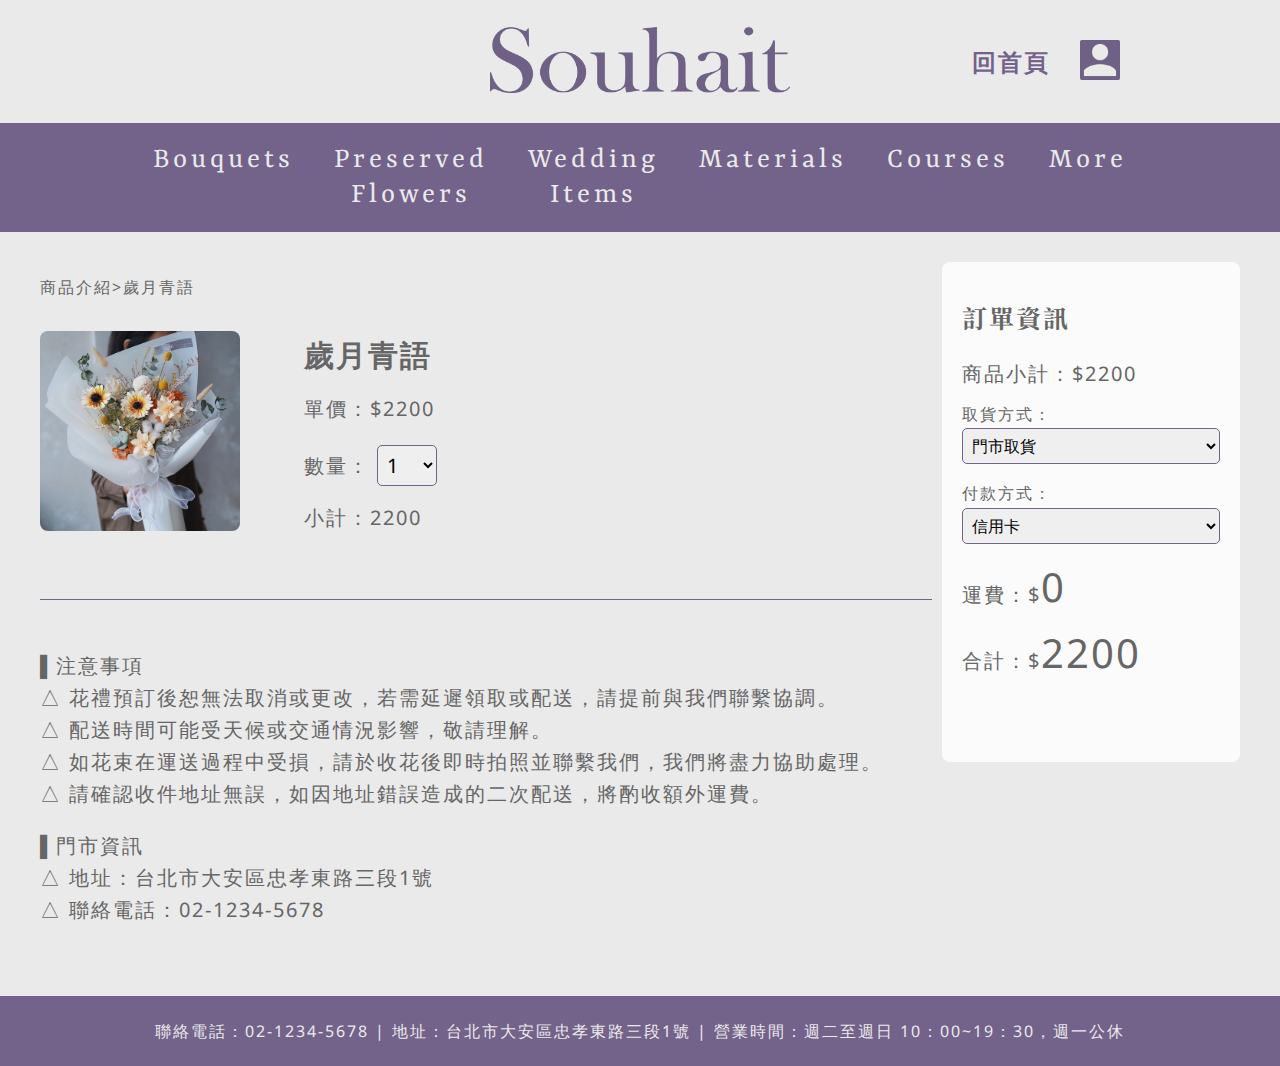
<file: checklist.html>
<!DOCTYPE html>
<html>
<head>
    <meta charset="utf-8">
    <meta name="viewport" content="width=device-width, initial-scale=1.0">
    <title>Flower</title>
    <link rel="stylesheet" href="css/normalize.css">
    <link rel="stylesheet" href="css/checklist.css">
    <script src="js/jquery-3.7.1.min.js"></script>
    <script src="js/checklist.js"></script>
    <script src="js/upbutton.js"></script>
</head>
<body>
    <!-- Header -->
    <header class="header">
        <div class="begin">
            <div class="hamburger" id="hamburger">
                <span class="bar"></span>
                <span class="bar"></span>
                <span class="bar"></span>
                <span class="bar"></span>
            </div>

            <div class="logo">
                <a href="index.html">
                    <img src="./img/Logo.png" alt="Logo" class="logo-img">
                </a>
            </div>
            <div class="header-links">
                <a href="index.html" class="home-link">回首頁</a>
                <a href="login.html" class="account-link">
                    <img src="./img/account-icon.png" alt="Account" class="account-img">
                </a>
            </div>
        </div>

        <nav class="nav" id="nav">
            <ul class="nav-list" >
                <li>
                    <a href="product.html">Bouquets</a>
                    <div class="submenu">
                        <a href="product.html">Weekly Bouquet</a>
                        <a href="product.html">Single Bouquet</a>
                        <a href="product.html">S Size Bouquet</a>
                        <a href="product.html">M Size Bouquet</a>
                        <a href="product.html">L/XL Size Bouquet</a>
                        <a href="product.html">Tulip Bouquet</a>
                        <a href="product.html">Rose Bouquet</a>
                    </div>
                </li>
                <li>
                    <a href="product.html">Preserved Flowers</a>
                    <div class="submenu">
                        <a href="product.html">Single Preserved</a>
                    </div>
                </li>
                <li>
                    <a href="product.html">Wedding Items</a>
                    <div class="submenu">
                        <a href="product.html">Boutonnière</a>
                    </div>
                </li>
                <li>
                    <a href="product.html">Materials</a>
                    <div class="submenu">
                        <a href="product.html">Vase</a>
                    </div>
                </li>
                <li>
                    <a href="product.html">Courses</a>
                    <div class="submenu">
                        <a href="product.html">Online Classes</a>
                    </div>
                </li>
                <li>
                    <a href="product.html">More</a>
                    <div class="submenu">
                        <a href="checklist.html">Order</a>
                        <a href="login.html">Member</a>
                    </div>
                </li>
            </ul>
        </nav>
    </header>

    <article class="shopping-container">
        <!-- Product Information -->
        <section class="product-info">
            <div class="information">
                <p>商品介紹>歲月青語</p>
            </div>
        
            <!-- Product Details -->
            <div class="product-item">
                <img src="./img/p01.jpg" alt="歲月青語圖片" class="product-img">
                <div class="product-details">
                    <h2>歲月青語</h2>
                    <p>單價：$2200</p>

                    <!-- Quantity -->
                    <label for="quantity">數量：</label>
                    <select id="quantity" class="product-quantity">
                        <option value="1">1</option>
                        <option value="2">2</option>
                        <option value="3">3</option>
                        <option value="4">4</option>
                        <option value="5">5</option>
                        <option value="6">6</option>
                        <option value="7">7</option>
                        <option value="8">8</option>
                        <option value="9">9</option>
                        <option value="10">10</option>
                    </select>
                    <p>小計：<span id="product-subtotal">$2200</span></p>
                </div>
            </div>

            <!-- Store Information -->
            <div class="store-info">
                <p>▌注意事項<br>
                    △ 花禮預訂後恕無法取消或更改，若需延遲領取或配送，請提前與我們聯繫協調。<br>
                    △ 配送時間可能受天候或交通情況影響，敬請理解。<br>
                    △ 如花束在運送過程中受損，請於收花後即時拍照並聯繫我們，我們將盡力協助處理。<br>
                    △ 請確認收件地址無誤，如因地址錯誤造成的二次配送，將酌收額外運費。</p>
                <p>▌門市資訊<br>
                    △ 地址：台北市大安區忠孝東路三段1號<br>
                    △ 聯絡電話：02-1234-5678</p>
            </div>
        </section>

        <!-- Order Information -->
        <section class="order-info">
            <h2>訂單資訊</h2>
            
            <!-- Order Details -->
            <div class="order-details">
                <p>商品小計：$<span id="order-subtotal">2200</span></p>

                <!-- Pickup -->
                <label for="pickup-method">取貨方式：</label>
                <select id="pickup-method">
                    <option value="in-store">門市取貨</option>
                    <option value="delivery">宅配到府</option>
                </select>

                <!-- Payment -->
                <label for="payment-method">付款方式：</label>
                <select id="payment-method">
                    <option value="credit-card">信用卡</option>
                    <option value="bank-transfer">銀行轉帳</option>
                    <option value="cash-on-delivery">貨到付款</option>
                </select>
            </div>

            <div class="order-total">
                <p>運費：$<span id="shipping-cost">0</span></p>
                <p>合計：$<span id="order-total">2200</span></p>
            </div>

        </section>
    </article>

        <!-- Footer -->
        <footer class="footer">
            <p>聯絡電話：02-1234-5678 | 地址：台北市大安區忠孝東路三段1號 | 營業時間：週二至週日 10：00~19：30，週一公休</p>
        </footer>

        <a href="#" class="back-to-top">
            <img src="./img/up button.png" alt="回到頂端" />
        </a>
    </body>
</html>
</file>
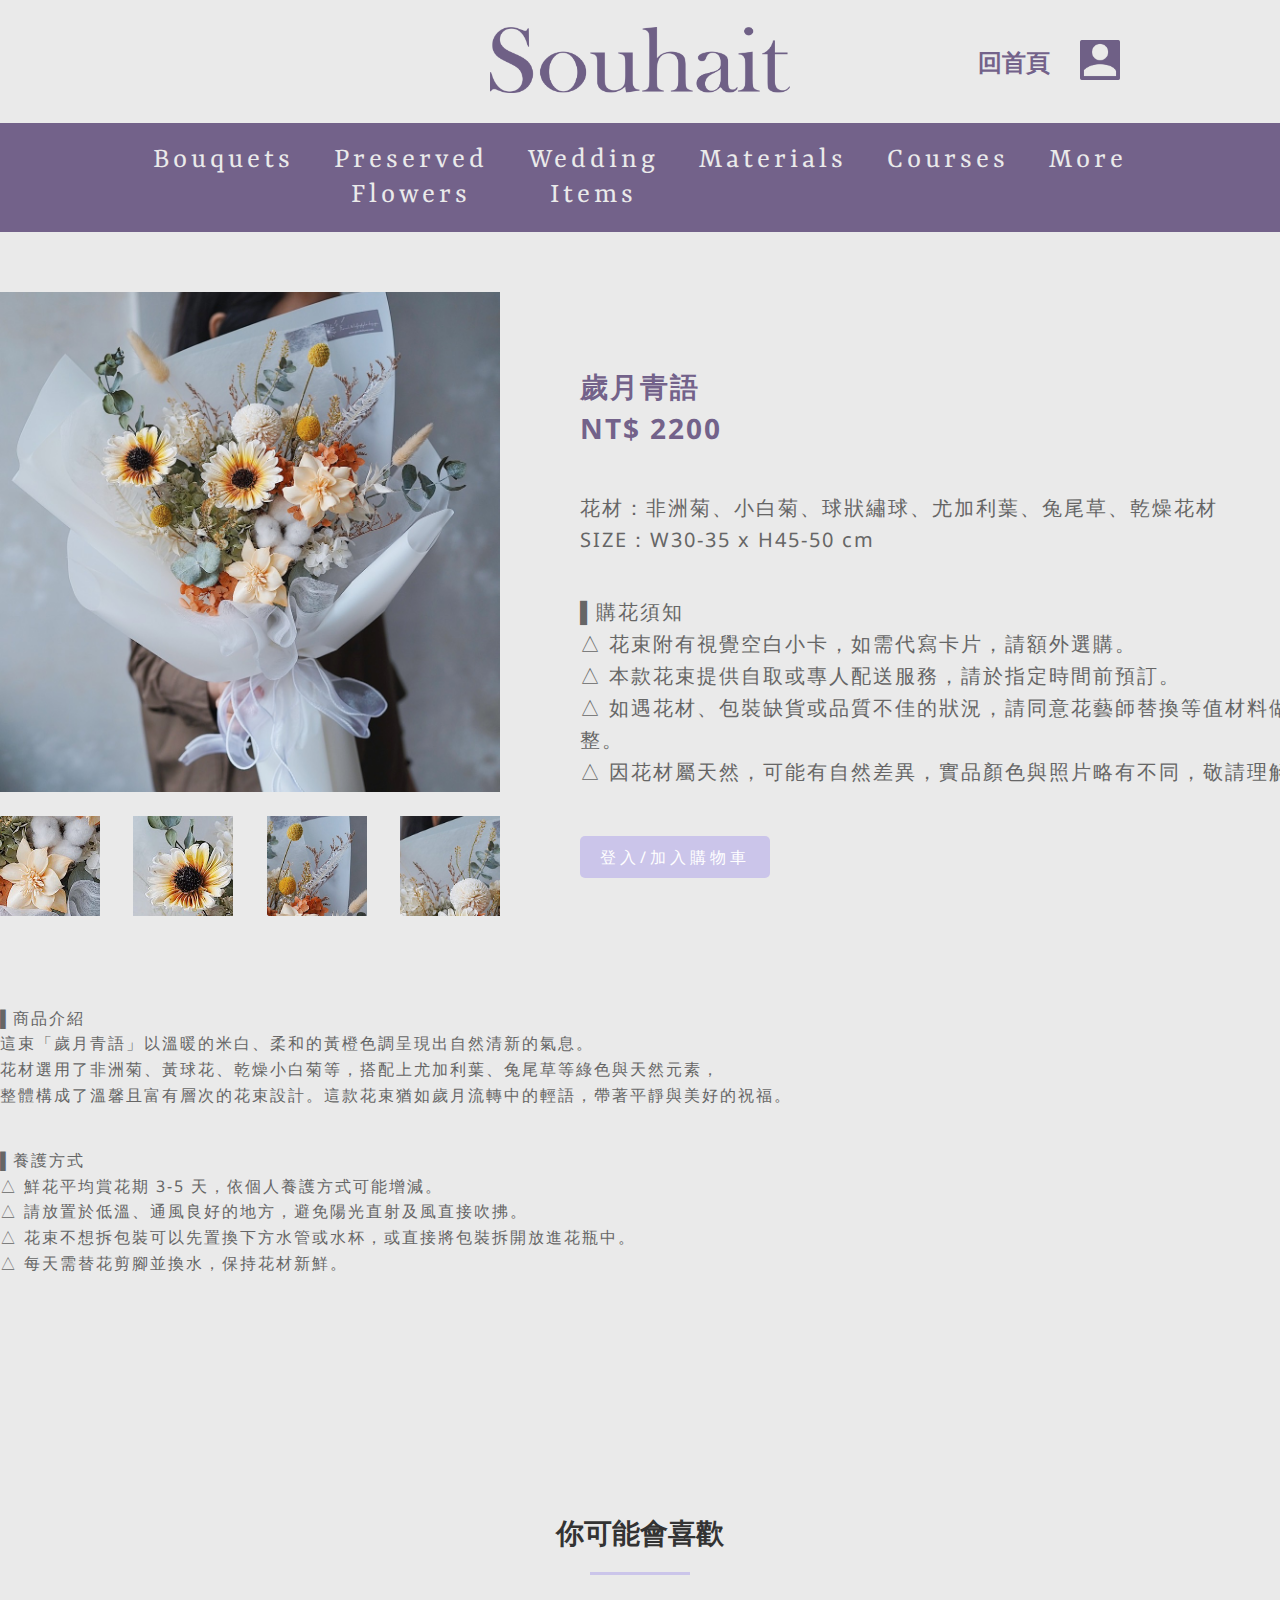
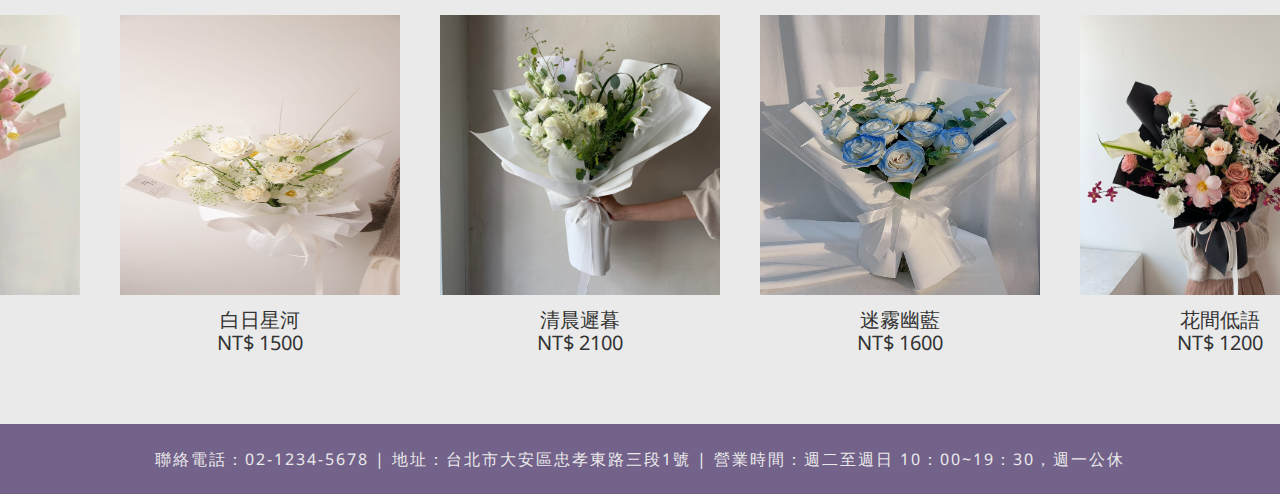
<file: introduce.html>
<!DOCTYPE html>
<html>
<head>
    <meta charset="utf-8">
    <meta name="viewport" content="width=device-width, initial-scale=1.0">
    <title>Flower</title>
    <link rel="stylesheet" href="css/normalize.css">
    <link rel="stylesheet" href="css/introduce.css">
    <script src="js/jquery-3.7.1.min.js"></script>
    <script src="js/introduce.js"></script>
    <script src="js/upbutton.js"></script>
</head>

<body>
    <!-- Header -->
    <header class="header">
        <div class="begin">
            <div class="hamburger" id="hamburger">
                <span class="bar"></span>
                <span class="bar"></span>
                <span class="bar"></span>
                <span class="bar"></span>
            </div>

            <div class="logo">
                <a href="index.html">
                    <img src="./img/Logo.png" alt="Logo" class="logo-img">
                </a>
            </div>
            <div class="header-links">
                <a href="index.html" class="home-link">回首頁</a>
                <a href="login.html" class="account-link">
                    <img src="./img/account-icon.png" alt="Account" class="account-img">
                </a>
            </div>
        </div>

        <nav class="nav" id="nav">
            <ul class="nav-list">
                <li>
                    <a href="product.html">Bouquets</a>
                    <div class="submenu">
                        <a href="product.html">Weekly Bouquet</a>
                        <a href="product.html">Single Bouquet</a>
                        <a href="product.html">S Size Bouquet</a>
                        <a href="product.html">M Size Bouquet</a>
                        <a href="product.html">L/XL Size Bouquet</a>
                        <a href="product.html">Tulip Bouquet</a>
                        <a href="product.html">Rose Bouquet</a>
                    </div>
                </li>
                <li>
                    <a href="product.html">Preserved Flowers</a>
                    <div class="submenu">
                        <a href="product.html">Single Preserved</a>
                    </div>
                </li>
                <li>
                    <a href="product.html">Wedding Items</a>
                    <div class="submenu">
                        <a href="product.html">Boutonnière</a>
                    </div>
                </li>
                <li>
                    <a href="product.html">Materials</a>
                    <div class="submenu">
                        <a href="product.html">Vase</a>
                    </div>
                </li>
                <li>
                    <a href="product.html">Courses</a>
                    <div class="submenu">
                        <a href="product.html">Online Classes</a>
                    </div>
                </li>
                <li>
                    <a href="product.html">More</a>
                    <div class="submenu">
                        <a href="checklist.html">Order</a>
                        <a href="login.html">Member</a>
                    </div>
                </li>
            </ul>
        </nav>
    </header>
    
    <!-- Description -->
    <article class="product-description">
        <aside class="product-images">
            <img src="./img/p01.jpg" alt="商品圖片" class="main-image">
            <div class="thumbnail-images">
                <img src="./img/introduce01.jpg" alt="商品縮圖" class="thumbnail">
                <img src="./img/introduce02.jpg" alt="商品縮圖" class="thumbnail">
                <img src="./img/introduce03.jpg" alt="商品縮圖" class="thumbnail">
                <img src="./img/introduce04.jpg" alt="商品縮圖" class="thumbnail">
            </div>
        </aside>
    
        <aside>
            <div class="product-details">
                <h2>歲月青語<br>NT$ 2200</h2>
                <p>花材：非洲菊、小白菊、球狀繡球、尤加利葉、兔尾草、乾燥花材<br>
                SIZE：W30-35 x H45-50 cm</p>
                <p>▌購花須知<br>
                    △ 花束附有視覺空白小卡，如需代寫卡片，請額外選購。<br>
                    △ 本款花束提供自取或專人配送服務，請於指定時間前預訂。<br>
                    △ 如遇花材、包裝缺貨或品質不佳的狀況，請同意花藝師替換等值材料做設計調整。<br>
                    △ 因花材屬天然，可能有自然差異，實品顏色與照片略有不同，敬請理解。</p>
            </div>
            <a href="login.html" class="cart">登入/加入購物車</a>
        </aside>
    </article>

    <div class="product-care">
        <p>▌商品介紹<br>
            這束「歲月青語」以溫暖的米白、柔和的黃橙色調呈現出自然清新的氣息。<br>
            花材選用了非洲菊、黃球花、乾燥小白菊等，搭配上尤加利葉、兔尾草等綠色與天然元素，<br>
            整體構成了溫馨且富有層次的花束設計。這款花束猶如歲月流轉中的輕語，帶著平靜與美好的祝福。</p>
        <p>▌養護方式<br>
            △ 鮮花平均賞花期 3-5 天，依個人養護方式可能增減。<br>
            △ 請放置於低溫、通風良好的地方，避免陽光直射及風直接吹拂。<br>
            △ 花束不想拆包裝可以先置換下方水管或水杯，或直接將包裝拆開放進花瓶中。<br>
            △ 每天需替花剪腳並換水，保持花材新鮮。</p>
    </div>

    <div class="product-carousel">
        <h2 class="carousel-title">你可能會喜歡</h2>
        <div class="carousel-line"></div>
        <div class="carousel-container">
            <div class="carousel-track">
                <div class="carousel-item">
                    <img src="./img/p10.jpg" alt="Product 10">
                    <p>海霧輕揚<br>NT$ 1700</p>
                </div>
                <div class="carousel-item">
                    <img src="./img/p11.jpg" alt="Product 1">
                    <p>夜未央<br>NT$ 1400</p>
                </div>
                <div class="carousel-item">
                    <img src="./img/p02.jpg" alt="Product 2">
                    <p>晨霧微甜<br>NT$ 1900</p>
                </div>
                <div class="carousel-item">
                    <img src="./img/p03.jpg" alt="Product 3">
                    <p>白日星河<br>NT$ 1500</p>
                </div>
                <div class="carousel-item">
                    <img src="./img/p04.jpg" alt="Product 4">
                    <p>清晨遲暮<br>NT$ 2100</p>
                </div>
                <div class="carousel-item">
                    <img src="./img/p05.jpg" alt="Product 5">
                    <p>迷霧幽藍<br>NT$ 1600</p>
                </div>
                <div class="carousel-item">
                    <img src="./img/p06.jpg" alt="Product 6">
                    <p>花間低語<br>NT$ 1200</p>
                </div>
                <div class="carousel-item">
                    <img src="./img/p07.jpg" alt="Product 7">
                    <p>午後晴空<br>NT$ 1200</p>
                </div>
                <div class="carousel-item">
                    <img src="./img/p08.jpg" alt="Product 8">
                    <p>盞中秋思<br>NT$ 2000</p>
                </div>
                <div class="carousel-item">
                    <img src="./img/p09.jpg" alt="Product 9">
                    <p>秋日詩篇<br>NT$ 2300</p>
                </div>
                <div class="carousel-item">
                    <img src="./img/p10.jpg" alt="Product 10">
                    <p>海霧輕揚<br>NT$ 1700</p>
                </div>
                <div class="carousel-item">
                    <img src="./img/p11.jpg" alt="Product 1">
                    <p>夜未央<br>NT$ 1400</p>
                </div>
                <div class="carousel-item">
                    <img src="./img/p02.jpg" alt="Product 2">
                    <p>晨霧微甜<br>NT$ 1900</p>
                </div>
                <div class="carousel-item">
                    <img src="./img/p03.jpg" alt="Product 3">
                    <p>白日星河<br>NT$ 1500</p>
                </div>
            </div>
        </div>
    </div>
        
    
    <!-- Footer -->
    <footer class="footer">
        <p>聯絡電話：02-1234-5678 | 地址：台北市大安區忠孝東路三段1號 | 營業時間：週二至週日 10：00~19：30，週一公休</p>
    </footer>

    <a href="#" class="back-to-top">
        <img src="./img/up button.png" alt="回到頂端" />
    </a>
</body>
</html>
</file>
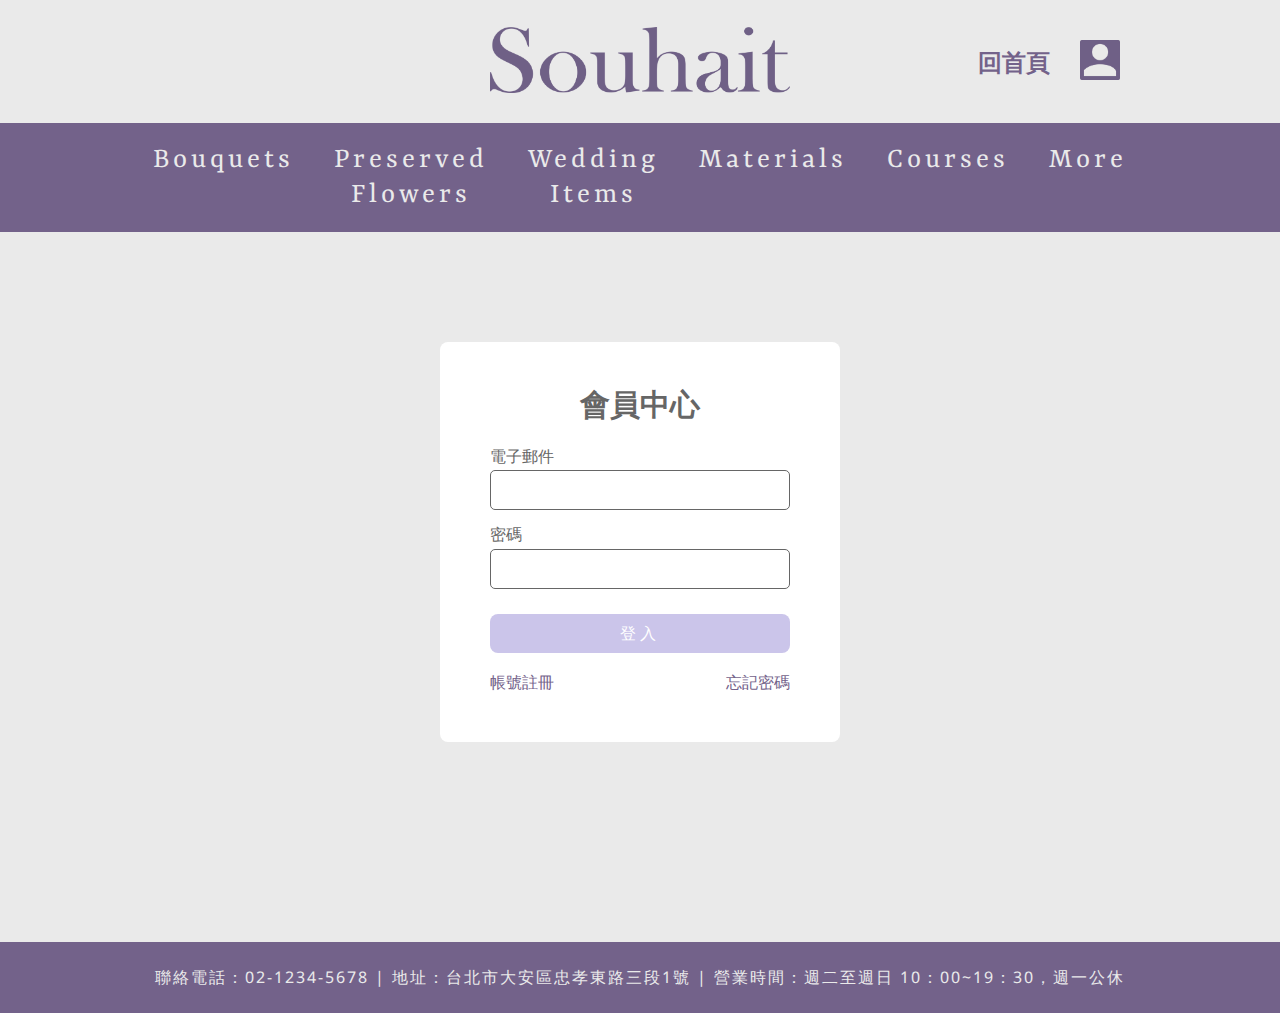
<file: login.html>
<!DOCTYPE html>
<html>
<head>
    <meta charset="utf-8">
    <meta name="viewport" content="width=device-width, initial-scale=1.0">
    <title>Flower</title>
    <link rel="stylesheet" href="css/normalize.css">
    <link rel="stylesheet" href="css/login.css">
    <script src="js/jquery-3.7.1.min.js"></script>
    <script src="js/upbutton.js"></script>
</head>

<body>
    <!-- Header -->
    <header class="header">
        <div class="begin">
            <div class="hamburger" id="hamburger">
                <span class="bar"></span>
                <span class="bar"></span>
                <span class="bar"></span>
                <span class="bar"></span>
            </div>

            <div class="logo">
                <a href="index.html">
                    <img src="./img/Logo.png" alt="Logo" class="logo-img">
                </a>
            </div>
            <div class="header-links">
                <a href="index.html" class="home-link">回首頁</a>
                <a href="login.html" class="account-link">
                    <img src="./img/account-icon.png" alt="Account" class="account-img">
                </a>
            </div>
        </div>

        <nav class="nav" id="nav">
            <ul class="nav-list">
                <li>
                    <a href="product.html">Bouquets</a>
                    <div class="submenu">
                        <a href="product.html">Weekly Bouquet</a>
                        <a href="product.html">Single Bouquet</a>
                        <a href="product.html">S Size Bouquet</a>
                        <a href="product.html">M Size Bouquet</a>
                        <a href="product.html">L/XL Size Bouquet</a>
                        <a href="product.html">Tulip Bouquet</a>
                        <a href="product.html">Rose Bouquet</a>
                    </div>
                </li>
                <li>
                    <a href="product.html">Preserved Flowers</a>
                    <div class="submenu">
                        <a href="product.html">Single Preserved</a>
                    </div>
                </li>
                <li>
                    <a href="product.html">Wedding Items</a>
                    <div class="submenu">
                        <a href="product.html">Boutonnière</a>
                    </div>
                </li>
                <li>
                    <a href="product.html">Materials</a>
                    <div class="submenu">
                        <a href="product.html">Vase</a>
                    </div>
                </li>
                <li>
                    <a href="product.html">Courses</a>
                    <div class="submenu">
                        <a href="product.html">Online Classes</a>
                    </div>
                </li>
                <li>
                    <a href="product.html">More</a>
                    <div class="submenu">
                        <a href="checklist.html">Order</a>
                        <a href="login.html">Member</a>
                    </div>
                </li>
            </ul>
        </nav>
    </header>
    
    <!-- Login -->
    <article class="login-container">
        <form class="login-form">
            <h2 class="form-title">會員中心</h2>
            
            <!-- Email and Password Fields -->
            <label for="email">電子郵件</label>
            <input type="email" id="email" name="email" required>
            <label for="password">密碼</label>
            <input type="password" id="password" name="password" required>
                
            <!-- Login Link -->
            <a href="checklist.html" class="login-link">登入</a>
                
            <!-- Registration and Forgot Password Links -->
            <div class="form-footer">
                <a href="login.html" class="register-link">帳號註冊</a>
                <a href="login.html" class="forgot-password-link">忘記密碼</a>
            </div>
        </form>
    </article>
        
    <!-- Footer -->
    <footer class="footer">
        <p>聯絡電話：02-1234-5678 | 地址：台北市大安區忠孝東路三段1號 | 營業時間：週二至週日 10：00~19：30，週一公休</p>
    </footer>

    <a href="#" class="back-to-top">
        <img src="./img/up button.png" alt="回到頂端" />
    </a>
</body>
</html>
</file>
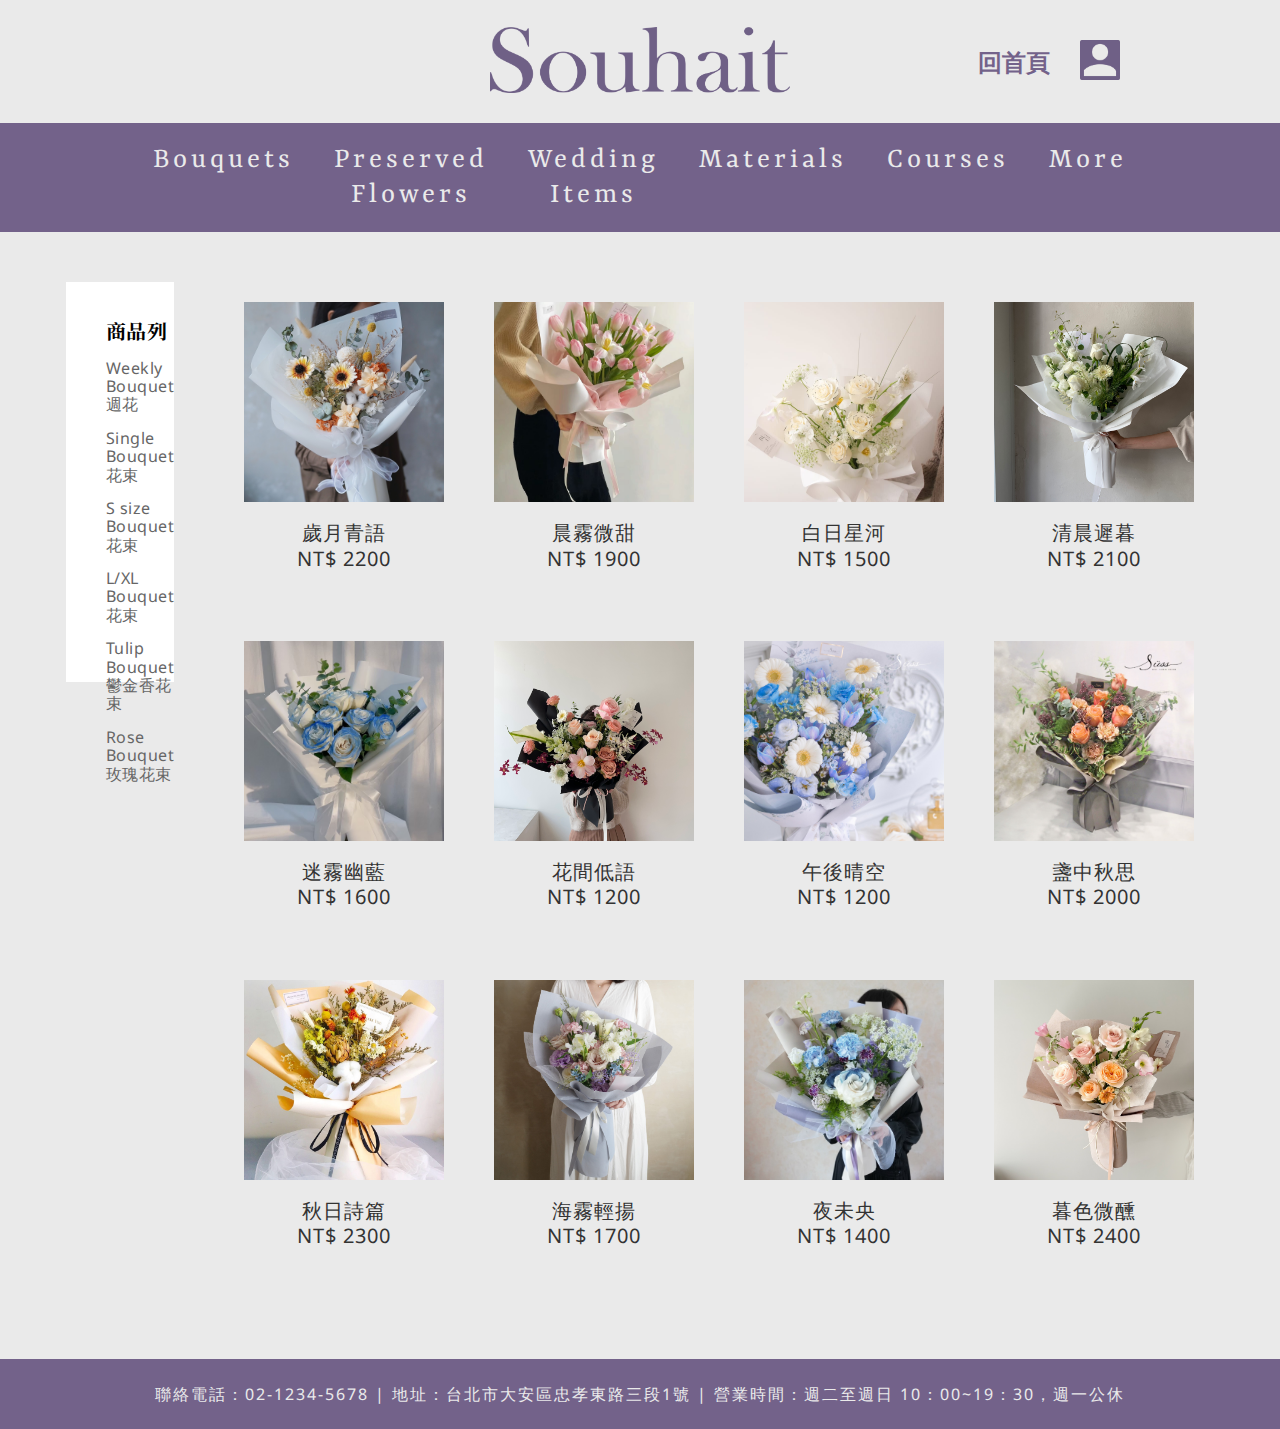
<file: product.html>
<!DOCTYPE html>
<html>
<head>
    <meta charset="utf-8">
    <meta name="viewport" content="width=device-width, initial-scale=1.0">
    <title>Flower</title>
    <link rel="stylesheet" href="css/normalize.css">
    <link rel="stylesheet" href="css/product.css">
    <script src="js/jquery-3.7.1.min.js"></script>
    <script src="js/upbutton.js"></script>
</head>

<body>
    <!-- Header -->
    <header class="header">
        <div class="begin">
            <div class="hamburger" id="hamburger">
                <span class="bar"></span>
                <span class="bar"></span>
                <span class="bar"></span>
                <span class="bar"></span>
            </div>

            <div class="logo">
                <a href="index.html">
                    <img src="./img/Logo.png" alt="Logo" class="logo-img">
                </a>
            </div>
            <div class="header-links">
                <a href="index.html" class="home-link">回首頁</a>
                <a href="login.html" class="account-link">
                    <img src="./img/account-icon.png" alt="Account" class="account-img">
                </a>
            </div>
        </div>

        <nav class="nav" id="nav">
            <ul class="nav-list">
                <li>
                    <a href="product.html">Bouquets</a>
                    <div class="submenu">
                        <a href="product.html">Weekly Bouquet</a>
                        <a href="product.html">Single Bouquet</a>
                        <a href="product.html">S Size Bouquet</a>
                        <a href="product.html">M Size Bouquet</a>
                        <a href="product.html">L/XL Size Bouquet</a>
                        <a href="product.html">Tulip Bouquet</a>
                        <a href="product.html">Rose Bouquet</a>
                    </div>
                </li>
                <li>
                    <a href="product.html">Preserved Flowers</a>
                    <div class="submenu">
                        <a href="product.html">Single Preserved</a>
                    </div>
                </li>
                <li>
                    <a href="product.html">Wedding Items</a>
                    <div class="submenu">
                        <a href="product.html">Boutonnière</a>
                    </div>
                </li>
                <li>
                    <a href="product.html">Materials</a>
                    <div class="submenu">
                        <a href="product.html">Vase</a>
                    </div>
                </li>
                <li>
                    <a href="product.html">Courses</a>
                    <div class="submenu">
                        <a href="product.html">Online Classes</a>
                    </div>
                </li>
                <li>
                    <a href="product.html">More</a>
                    <div class="submenu">
                        <a href="checklist.html">Order</a>
                        <a href="login.html">Member</a>
                    </div>
                </li>
            </ul>
        </nav>
    </header>

    <!-- Product -->
    <article class="product-list">
        <!--Sidebar-left -->
        <section class="sidebar-left">
            <h2>商品列</h2>
            <ul>
                <li><a href="introduce.html">Weekly Bouquet 週花</a></li>
                <li><a href="introduce.html">Single Bouquet 花束</a></li>
                <li><a href="introduce.html">S size Bouquet 花束</a></li>
                <li><a href="introduce.html">L/XL Bouquet 花束</a></li>
                <li><a href="introduce.html">Tulip Bouquet 鬱金香花束</a></li>
                <li><a href="introduce.html">Rose Bouquet 玫瑰花束</a></li>
            </ul>
        </section>

        <!--Sidebar-right -->
        <section class="sidebar-right">
            <div class="product-grid">
                <div class="product-item">
                    <a href="introduce.html">
                        <img src="./img/p01.jpg" alt="Product 1">
                        <p>歲月青語<br>NT$ 2200</p>
                    </a>
                </div>
                <div class="product-item">
                    <a href="introduce.html">
                        <img src="./img/p02.jpg" alt="Product 2">
                        <p>晨霧微甜<br>NT$ 1900</p>
                    </a>
                </div>
                <div class="product-item">
                    <a href="introduce.html">
                        <img src="./img/p03.jpg" alt="Product 3">
                        <p>白日星河<br>NT$ 1500</p>
                    </a>
                </div>
                <div class="product-item">
                    <a href="introduce.html">
                        <img src="./img/p04.jpg" alt="Product 4">
                        <p>清晨遲暮<br>NT$ 2100</p>
                    </a>
                </div>
                <div class="product-item">
                    <a href="introduce.html">
                        <img src="./img/p05.jpg" alt="Product 5">
                        <p>迷霧幽藍<br>NT$ 1600</p>
                    </a>
                </div>
                <div class="product-item">
                    <a href="introduce.html">
                        <img src="./img/p06.jpg" alt="Product 6">
                        <p>花間低語<br>NT$ 1200</p>
                    </a>
                </div>
                <div class="product-item">
                    <a href="introduce.html">
                        <img src="./img/p07.jpg" alt="Product 7">
                        <p>午後晴空<br>NT$ 1200</p>
                    </a>
                </div>
                <div class="product-item">
                    <a href="introduce.html">
                        <img src="./img/p08.jpg" alt="Product 8">
                        <p>盞中秋思<br>NT$ 2000</p>
                    </a>
                </div>
                <div class="product-item">
                    <a href="introduce.html">
                        <img src="./img/p09.jpg" alt="Product 9">
                        <p>秋日詩篇<br>NT$ 2300</p>
                    </a>
                </div>
                <div class="product-item">
                    <a href="introduce.html">
                        <img src="./img/p10.jpg" alt="Product 10">
                        <p>海霧輕揚<br>NT$ 1700</p>
                    </a>
                </div>
                <div class="product-item">
                    <a href="introduce.html">
                        <img src="./img/p11.jpg" alt="Product 11">
                        <p>夜未央<br>NT$ 1400</p>
                    </a>
                </div>
                <div class="product-item">
                    <a href="introduce.html">
                        <img src="./img/p12.jpg" alt="Product 12">
                        <p>暮色微醺<br>NT$ 2400</p>
                    </a>
                </div>     
            </div>
        </section> 
    </article>
    
    <!-- Footer -->
    <footer class="footer">
        <p>聯絡電話：02-1234-5678 | 地址：台北市大安區忠孝東路三段1號 | 營業時間：週二至週日 10：00~19：30，週一公休</p>
    </footer>

    <a href="#" class="back-to-top">
        <img src="./img/up button.png" alt="回到頂端" />
    </a>
</body>
</html>
</file>
<file: css/checklist.css>
@import url('https://fonts.googleapis.com/css2?family=Noto+Sans:ital,wght@0,100..900;1,100..900&display=swap');
@import url('https://fonts.googleapis.com/css2?family=Charm:wght@400;700&family=Noto+Sans:ital,wght@0,100..900;1,100..900&family=Rasa:ital,wght@0,300..700;1,300..700&display=swap');
@import url('https://fonts.googleapis.com/css2?family=Charm:wght@400;700&family=Noto+Sans:ital,wght@0,100..900;1,100..900&family=Noto+Serif+TC:wght@200..900&family=Rasa:ital,wght@0,300..700;1,300..700&display=swap');

html {
    background-color: #eaeaea;
    box-sizing: border-box;
}

*,*:before,*:after {
    box-sizing: border-box;
}

body {
    font-family: Noto Sans, sans-serif;
    letter-spacing: 2px;
}

.container{
    margin-left: auto;
    margin-right: auto;
}


/* Header */
.header {
    position: relative;
    top: 0;
    width: 100%;
    padding-bottom: 10px;
}
.begin {
    display: flex;
    align-items: center; 
    position: relative; 
    padding: 40px 160px;
}

.hamburger {
    display: none;
    cursor: pointer;
    align-items: center;
}

.hamburger .bar {
    display: block;
    width: 30px;
    height: 3px;
    margin: 4px auto;
    background-color: #73628a;
    transition: all 0.3s ease;
}

.logo {
    position: absolute;
    left: 50%;
    transform: translateX(-50%);
}

.logo-img {
    width: 300px;
    height: auto;
}

.header-links {
    display: flex;
    align-items: center;
    gap: 30px; 
    margin-left: auto; 
}

.home-link {
    font-size: 24px;
    color: #73628a;
    text-decoration: none;
    font-weight: bold;
}


.home-link:hover {
    text-decoration: underline;
}

.account-link {
    display: inline-block;
}

.account-img {
    width: 40px;
    height: 40px;
    object-fit: cover;
    cursor: pointer;
}

.account-img:hover {
    transform: scale(1.1);
    transition: transform 0.2s ease;
}


.nav {
    display: flex;
    font-family: Rasa, sans-serif;
    justify-content: center;
    align-items: center;
    background-color: #73628a;
    text-align: center;
    letter-spacing: 4px;
    width: 100%; 
    margin: 0;
    padding: 10px 160px;
    box-sizing: border-box; 
}

.nav-list {
    list-style: none;
    display: flex;
    justify-content: center;
    gap: 40px;
    margin: 10px 0px;
    padding: 0;
    width: 100%; 
}

.nav-list li {
    position: relative;
    flex-grow: 1; 
    text-align: center; 
}

.nav-list a {
    text-decoration: none;
    font-size: 30px;
    color: #eaeaea;
    display: inline-block;
    position: relative;
}

.nav-list a::after {
    content: '';
    position: absolute;
    left: 0;
    bottom: -5px;
    width: 0;
    height: 2px;
    background-color: #eaeaea;
    transition: width 0.3s ease;
}

.nav-list a:hover::after {
    width: 100%;
}

.nav-list a:hover {
    color: #eaeaea;
}

.submenu {
    display: block;
    position: absolute;
    top: 150%;
    left: 0;
    background-color: white;
    padding: 20px 0;
    width: 100%;
    visibility: hidden;
    opacity: 0;
    transition: visibility 0.3s, opacity 0.3s;
    z-index: 5;
}

.submenu a {
    display: block;
    padding: 8px 15px;
    color: #73628a;
    text-align: left;
    font-size: 24px;
    transition: color 0.3s ease;
}

.submenu a:hover {
    font-weight: 600;
    color: #73628a;
}

.nav-list li:hover .submenu {
    visibility: visible; 
    opacity: 1; 
}

/* Product Information */
.shopping-container {
    display: flex;
    width: 1200px;
    margin: 20px auto;
}

.product-info {
    width: 900px;
}

.information {
    font-size: 16px;
    color: #666;
}

.product-item {
    display: flex;
    align-items: center;
}

.product-img {
    width: 200px;
    height: 200px;
    border-radius: 8px;
    margin-right: 64px;
    object-fit: cover;
}

.product-details {
    font-size: 20px;
    color: #666;
}

.product-quantity {
    width: 60px;
}

/* Store Information */
.store-info {
    margin-top: 50px;
    padding-top: 30px;
    border-top: 1px solid #73628a;
}

.store-info p {
    font-size: 20px; 
    color: #666;
    line-height: 160%;
}

/* Order Information */
.order-info {
    padding: 20px;
    background-color: rgba(255, 255, 255, 0.8);
    margin-left: 10px;
    border-radius: 8px;
    width: 300px;
    height: 500px;
}

.order-info h2 {
    font-family: Noto Serif TC, sans-serif; 
    font-size: 25px;
    margin-bottom: 15px;
    color: #666;
    margin-bottom: 30px;
}

.order-details p {
    font-size: 20px;
    color: #666;
}

.order-details label {
    display: block;
    margin-top: 20px;
    color: #666;
}

select {
    width: 100%;
    padding: 5px;
    margin-top: 5px;
    border: 1px solid #73628a;
    border-radius: 5px;
}

.order-total p {
    font-size: 20px;
    color: #666;
}

.order-total span {
    font-size: 40px;
    color: #666;
}

/* Footer */
.footer {
    text-align: center;
    padding: 10px;
    background-color: #73628a;
    color: #eaeaea;
    margin-top: 50px;
    font-size: 16px;
}

/* Up Button */
.back-to-top {
    position: fixed;
    bottom: 20px;
    right: 20px; 
    width: 50px; 
    height: 50px;
    z-index: 1000; 
    display: none; 
}

.back-to-top img {
    width: 100%;
    height: 100%;
    object-fit: cover;
    cursor: pointer;
    transition: opacity 0.3s ease;
}

.back-to-top:hover img {
    opacity: 0.8; 
}




@media screen and (max-width: 768px) {
    .begin {
        padding: 40px 60px; 
    }

    .logo-img {
        width: 200px;
        height: auto;
    }

    .home-link {
        font-size: 20px;
    }

    .account-img {
        width: 28px;
        height: 28px;
    }

    .header-links {
        gap: 20px;
    }

    .nav {
        display: none; 
        position: absolute;
        width: 100%;
        top: 100px;
        background-color: #73628a;
        z-index: 10;
    }

    .hamburger {
        display: block; 
        cursor: pointer;
    }

    .nav.active {
        display: block;
        animation: slideIn 0.3s ease-in-out;
    }

    .nav-list {
        list-style: none;
        padding: 0;
        margin: 0;
        display: flex;
        flex-direction: column;
        align-items: center;
        background-color: #73628a;
        width: 100%; 
    }

    .nav-list li {
        padding: 10px 0;
        width: 100%;
        text-align: center;
    }

    .nav-list a {
        color: #eaeaea;
        font-size: 24px;
    }

    .submenu a {
        font-size: 20px;
    }

    .shopping-container {
        display: flex;
        width: 700px;
        margin: 10px auto;
    }
    
    .product-info {
        width: 900px;
    }
    
    .information {
        font-size: 16px;
        color: #666;
    }
    
    .product-item {
        display: flex;
        align-items: center;
    }
    
    .product-img {
        width: 200px;
        height: 200px;
        border-radius: 8px;
        margin-right: 32px;
        object-fit: cover;
    }
    
    .product-details {
        font-size: 20px;
        color: #666;
    }
    
    .product-quantity {
        width: 60px;
    }
    
    /* Store Information */
    .store-info {
        margin-top: 100px;
        padding-top: 80px;
        border-top: 1px solid #73628a;
        width: 500px;
    }
    
    .store-info p {
        font-size: 16px; 
        color: #666;
        line-height: 160%;
    }
    
    /* Order Information */
    .order-info {
        padding: 20px;
        background-color: rgba(255, 255, 255, 0.8);
        margin-left: 10px;
        border-radius: 8px;
        width: 500px;
        height: 400px;
    }
    
    .order-info h2 {
        font-family: Noto Serif TC, sans-serif; 
        font-size: 20px;
        margin-bottom: 15px;
        color: #666;
        margin-bottom: 30px;
    }
    
    .order-details p {
        font-size: 16px;
        color: #666;
    }
    
    .order-details label {
        display: block;
        margin-top: 20px;
        color: #666;
    }
    
    select {
        width: 100%;
        padding: 5px;
        margin-top: 5px;
        border: 1px solid #73628a;
        border-radius: 5px;
    }
    
    .order-total p {
        font-size: 16px;
        color: #666;
    }
    
    .order-total span {
        font-size: 20px;
        color: #666;
    }

    select {
        width: 100%;
    }

    .footer {
        font-size: 10px;
        line-height: 20px;
    }

    .back-to-top img {
        width: 80%;
        height: 80%;
    }
}


@keyframes slideIn {
    from {
        transform: translateY(-100%);
    }
    to {
        transform: translateY(0);
    }
}



@media screen and (max-width: 480px) {
    .begin {
        display: flex;
        justify-content: space-between; 
        align-items: center; 
        width: 100%;
        padding: 30px 50px; 
    }

    .logo-img {
        width: 150px;
        height: auto;
    }
    
    .home-link {
        font-size: 16px;
    }  
    
    .header-links {
        gap: 10px;
    }

        .hamburger {
        display: block;
    }

    .home-link {
        font-size: 12px;
    }
    .account-img {
        width: 20px;
        height: 20px;
    }

    .nav {
        display: none;
        position: absolute;
        top: 80px;
        background-color: #73628a;
        z-index: 10;
    }

    .nav.active {
        display: block;
        animation: slideIn 0.3s ease-in-out;
    }

    .nav-list {
        list-style: none;
        padding: 0;
        margin: 0;
        display: flex;
        flex-direction: column;
        align-items: center;
        background-color: #73628a;
    }

    .nav-list li {

        width: 100%;
        text-align: center;
    }

    .nav-list a {
        color: #eaeaea;
        font-size: 16px;
    }

    .submenu a {
        font-size: 12px;
    }

    .shopping-container {
        display: flex;
        flex-direction: column;
        align-items: center; 
        width: 100%; 
        margin: 20px 0;
    }

    .product-info {
        width: 90%;
        margin-bottom: 20px;
    }

    .product-item {
        flex-direction: column; 
    }

    .product-img {
        max-width: 200px; 
        height: 200px;
        margin: 40px auto;
    }

    .product-details {
        font-size: 16px;
        color: #666;
        width: 100%; 
        text-align: center; 
    }

    .order-info {
        padding: 20px;
        border-radius: 8px;
        width: 60%; 
        margin-bottom: 20px;
        text-align: center;
    }

    .store-info {
        width: 100%; 
        padding: 20px;
        margin-top: 20px;
        text-align: center;
    }

    .order-info h2 {
        font-size: 20px;
    }

    .order-details p {
        font-size: 18px;
    }

    .order-total p {
        font-size: 18px;
    }

    .order-total span {
        font-size: 30px;
    }

    select {
        width: 100%;
    }
    .footer {
        font-size: 10px;
        line-height: 20px;
    }

    .back-to-top img {
        width: 60%;
        height: 60%;
    }
}


@keyframes slideIn {
    from {
        transform: translateY(-100%);
    }
    to {
        transform: translateY(0);
    }
}
</file>
<file: css/introduce.css>
@import url('https://fonts.googleapis.com/css2?family=Noto+Sans:ital,wght@0,100..900;1,100..900&display=swap');
@import url('https://fonts.googleapis.com/css2?family=Charm:wght@400;700&family=Noto+Sans:ital,wght@0,100..900;1,100..900&family=Rasa:ital,wght@0,300..700;1,300..700&display=swap');
@import url('https://fonts.googleapis.com/css2?family=Charm:wght@400;700&family=Noto+Sans:ital,wght@0,100..900;1,100..900&family=Noto+Serif+TC:wght@200..900&family=Rasa:ital,wght@0,300..700;1,300..700&display=swap');

html {
    background-color: #eaeaea;
    box-sizing: border-box;
}

*,*:before,*:after {
    box-sizing: border-box;
}

body {
    font-family: Noto Sans, sans-serif;
}

.container{
    margin-left: auto;
    margin-right: auto;
}


/* Header */
.header {
    position: relative;
    top: 0;
    width: 100%;
    padding-bottom: 10px;
}
.begin {
    display: flex;
    align-items: center; 
    position: relative; 
    padding: 40px 160px;
}

.hamburger {
    display: none;
    cursor: pointer;
    align-items: center;
}

.hamburger .bar {
    display: block;
    width: 30px;
    height: 3px;
    margin: 4px auto;
    background-color: #73628a;
    transition: all 0.3s ease;
}

.logo {
    position: absolute;
    left: 50%;
    transform: translateX(-50%); 
}


.logo-img {
    width: 300px;
    height: auto;
}

.header-links {
    display: flex;
    align-items: center;
    gap: 30px;
    margin-left: auto;
}

.home-link {
    font-size: 24px;
    color: #73628a;
    text-decoration: none;
    font-weight: bold;
}

.home-link:hover {
    text-decoration: underline;
}

.account-link {
    display: inline-block;
}

.account-img {
    width: 40px;
    height: 40px;
    object-fit: cover;
    cursor: pointer;
}

.account-img:hover {
    transform: scale(1.1);
    transition: transform 0.2s ease;
}


.nav {
    display: flex;
    font-family: Rasa, sans-serif;
    justify-content: center;
    align-items: center;
    background-color: #73628a;
    text-align: center;
    letter-spacing: 4px;
    width: 100%; 
    margin: 0;
    padding: 10px 160px; 
    box-sizing: border-box; 
}

.nav-list {
    list-style: none;
    display: flex;
    justify-content: center;
    gap: 40px;
    margin: 10px 0px;
    padding: 0;
    width: 100%; 
}

.nav-list li {
    position: relative;
    flex-grow: 1; 
    text-align: center; 
}

.nav-list a {
    text-decoration: none;
    font-size: 30px;
    color: #eaeaea;
    display: inline-block;
    position: relative;
}

.nav-list a::after {
    content: '';
    position: absolute;
    left: 0;
    bottom: -5px;
    width: 0;
    height: 2px;
    background-color: #eaeaea;
    transition: width 0.3s ease;
}

.nav-list a:hover::after {
    width: 100%;
}

.nav-list a:hover {
    color: #eaeaea;
}

.submenu {
    display: block;
    position: absolute;
    top: 150%;
    left: 0;
    background-color: white;
    padding: 20px 0;
    width: 100%;
    visibility: hidden;
    opacity: 0;
    transition: visibility 0.3s, opacity 0.3s;
    z-index: 5;
}

.submenu a {
    display: block;
    padding: 8px 15px;
    color: #73628a;
    text-align: left;
    font-size: 24px;
    transition: color 0.3s ease;
}

.submenu a:hover {
    font-weight: 600;
    color: #73628a;
}

.nav-list li:hover .submenu {
    visibility: visible;
    opacity: 1;
}


/* Description */
.product-description {
    display: flex;
    justify-content: center;
    align-items: center;
    width: 1400px;
    margin: auto;
    padding: 50px 0px;
    gap: 80px;
}

.product-images {
    text-align: center;
}

.main-image {
    width: 500px;
    height: 500px;
    object-fit: cover;
    margin-bottom: 10px;
}

.thumbnail-images {
    display: flex;
    justify-content: space-between;
    gap: 10px;
    margin-top: 10px; 
}

.thumbnail {
    width: 100px;
    height: 100px;
    object-fit: cover;
}

.product-details {
    display: flex;
    flex-direction: column;
    justify-content: center;
    color: #666;
    letter-spacing: 2px;
    margin-bottom: 40px;
}

.product-details h2 {
    font-size: 28px;
    line-height: 150%;
    color: #73628a;
}

.product-details p {
    font-size: 20px; 
    line-height: 160%;
}

.cart {
    text-decoration: none;
    color: #ffffff;
    background-color: #CBC5EA;
    padding: 10px 20px;
    border-radius: 5px;
    text-align: center;
    width: 200px;
    letter-spacing: 4px;
}

.cart:hover {
    background-color: #73628a;
}

.product-care p {
    width: 1400px;
    margin: 40px auto;
    color: #666;
    letter-spacing: 2px;
    line-height: 160%;
}

.product-carousel {
    text-align: center;
    margin: 40px 0;
}

.carousel-title {
    font-size: 28px;
    color: #333;
    margin-top: 240px;
}

.carousel-line {
    width: 100px;
    height: 3px;
    background-color: #CBC5EA;
    margin: 20px auto 40px auto; 
}

.carousel-container {
    position: relative;
    overflow: hidden;
    width: 1920px;
    margin: 0 auto;
}

.carousel-track {
    display: flex;
    gap: 40px; 
    transition: transform 0.5s ease;
}

.carousel-item {
    flex: 0 0 280px; 
    text-align: center;
}

.carousel-item img {
    width: 280px;
    height: 280px;
    cursor: pointer;
}

.carousel-item p {
    margin-top: 10px;
    font-size: 20px;
    color: #333;
}



/* Footer */
.footer {
    text-align: center;
    padding: 10px;
    background-color: #73628a;
    color: #eaeaea;
    margin-top: 50px;
    font-size: 16px;
    letter-spacing: 2px;
}


/* Up Button */
.back-to-top {
    position: fixed;
    bottom: 20px;
    right: 20px; 
    width: 50px; 
    height: 50px;
    z-index: 1000; 
    display: none; 
}

.back-to-top img {
    width: 100%;
    height: 100%;
    object-fit: cover;
    cursor: pointer;
    transition: opacity 0.3s ease;
}

.back-to-top:hover img {
    opacity: 0.8; 
}



@media screen and (max-width: 768px) {
    .begin {
        padding: 40px 60px; 
    }

    .logo-img {
        width: 200px;
        height: auto;
    }

    .home-link {
        font-size: 20px;
    }

    .account-img {
        width: 28px;
        height: 28px;
    }

    .header-links {
        gap: 20px;
    }

    .nav {
        display: none; 
        position: absolute;
        width: 100%;
        top: 100px;
        background-color: #73628a;
        z-index: 10;
    }

    .hamburger {
        display: block; 
        cursor: pointer;
    }

    .nav.active {
        display: block;
        animation: slideIn 0.3s ease-in-out;
    }

    .nav-list {
        list-style: none;
        padding: 0;
        margin: 0;
        display: flex;
        flex-direction: column;
        align-items: center;
        background-color: #73628a;
        width: 100%; 
    }

    .nav-list li {
        padding: 10px 0;
        width: 100%;
        text-align: center;
    }

    .nav-list a {
        color: #eaeaea;
        font-size: 24px;
    }

    .submenu a {
        font-size: 20px;
    }

    .product-description {
        display: flex;
        width: 100%; 
        max-width: 100%; 
        margin: auto;
        padding: 50px 30px; 
        gap: 40px; 
    }

    .product-images {
        text-align: center;
    }

    .main-image {
        max-width: 300px; 
        height: 300px; 
        margin-bottom: 10px;
    }

    .thumbnail-images {
        display: flex;
        justify-content: space-between;
        gap: 10px;
    }

    .thumbnail {
        width: 60px; 
        height: 60px; 
        object-fit: cover;
    }

    .product-details {
        display: flex;
        flex-direction: column;
        justify-content: center;
        color: #666;
        letter-spacing: 2px;
        margin-bottom: 40px;
    }

    .product-details h2 {
        font-size: 24px; 
        line-height: 150%;
        color: #73628a;
    }

    .product-details p {
        font-size: 16px; 
        line-height: 160%;
    }

    .cart {
        text-decoration: none;
        color: #ffffff;
        background-color: #CBC5EA;
        padding: 10px 20px;
        border-radius: 5px;
        width: auto; 
        max-width: 200px;
        letter-spacing: 4px;
        font-size: 16px;
    }

    .cart:hover {
        background-color: #73628a;
    }

    .product-care p {
        width: 90%; 
        margin: 40px auto;
        color: #666;
        letter-spacing: 2px;
        line-height: 160%;
        font-size: 16px;
    }

    .product-carousel {
        text-align: center;
        margin: 30px 0px; 
    }

    .carousel-title {
        font-size: 24px; 
        color: #333;
        margin-top: 240px;
    }

    .carousel-line {
        width: 80px;
        height: 3px;
        background-color: #CBC5EA;
        margin: 20px auto 40px auto; 
    }

    .carousel-container {
        position: relative;
        overflow: hidden;
        width: 100%; 
        margin: 0 auto;
    }

    .carousel-track {
        display: flex;
        gap: 20px;
        transition: transform 0.5s ease;
    }

    .carousel-item {
        flex: 0 0 200px; 
        text-align: center;
    }

    .carousel-item img {
        width: 160px; 
        height: 160px;
        cursor: pointer;
    }

    .carousel-item p {
        margin-top: 10px;
        font-size: 12px; 
        color: #333;
    }
    
    .footer {
        font-size: 10px;
        line-height: 20px;
    }

    .back-to-top img {
        width: 80%;
        height: 80%;
    }
}


@keyframes slideIn {
    from {
        transform: translateY(-100%);
    }
    to {
        transform: translateY(0);
    }
}


@media screen and (max-width: 480px) {
    .begin {
        display: flex;
        justify-content: space-between; 
        align-items: center;
        width: 100%;
        padding: 30px 50px; 
    }

    .logo-img {
        width: 150px;
        height: auto;
    }
    
    .home-link {
        font-size: 16px;
    }  
    
    .header-links {
        gap: 10px;
    }

        .hamburger {
        display: block;
    }

    .home-link {
        font-size: 12px;
    }
    .account-img {
        width: 20px;
        height: 20px;
    }

    .nav {
        display: none;
        position: absolute;
        top: 80px;
        background-color: #73628a;
        z-index: 10;
    }

    .nav.active {
        display: block;
        animation: slideIn 0.3s ease-in-out;
    }

    .nav-list {
        list-style: none;
        padding: 0;
        margin: 0;
        display: flex;
        flex-direction: column;
        align-items: center;
        background-color: #73628a;
    }

    .nav-list li {

        width: 100%;
        text-align: center;
    }

    .nav-list a {
        color: #eaeaea;
        font-size: 16px;
    }

    .submenu a {
        font-size: 12px;
    }

    .product-description {
        display: flex;
        flex-direction: column; 
        width: 80%; 
        margin: auto;
        padding: 20px 10px;
    }

    .product-images {
        text-align: center;
        margin-bottom: 20px; 
    }

    .main-image {
        max-width: 300px; 
        height: 300px; 
        margin: 10px auto;
    }

    .thumbnail-images {
        display: flex;
        justify-content: center;
        gap: 10px; 
    }

    .thumbnail {
        width: 70px; 
        height: 70px;
        object-fit: cover;
    }

    .product-details {
        color: #666;
        letter-spacing: 1px;
        margin-bottom: 10px; 
    }

    .product-details h2 {
        font-size: 16px; 
        line-height: 1.5;
        color: #73628a;
    }

    .product-details p {
        font-size: 12px; 
        line-height: 1.6;
    }

    .cart {
        display: inline-block;
        text-decoration: none;
        color: #ffffff;
        background-color: #CBC5EA;
        padding: 10px 15px;
        border-radius: 5px;
        text-align: center;
        justify-content: center;
        letter-spacing: 3px;
        font-size: 12px; 
    }

    .cart:hover {
        background-color: #73628a;
    }

    .product-care {
        text-align: center; 
        margin: 60px 30px;
        color: #666;
        letter-spacing: 2px;
    }

    .product-care p {
        font-size: 12px; 
        line-height: 1.6;
        width: 90%; 
        margin: auto; 
    }

    
    .footer {
        font-size: 10px;
        line-height: 20px;
    }

    .back-to-top img {
        width: 60%;
        height: 60%;
    }
}


@keyframes slideIn {
    from {
        transform: translateY(-100%);
    }
    to {
        transform: translateY(0);
    }
}
</file>
<file: css/login.css>
@import url('https://fonts.googleapis.com/css2?family=Noto+Sans:ital,wght@0,100..900;1,100..900&display=swap');
@import url('https://fonts.googleapis.com/css2?family=Charm:wght@400;700&family=Noto+Sans:ital,wght@0,100..900;1,100..900&family=Rasa:ital,wght@0,300..700;1,300..700&display=swap');
@import url('https://fonts.googleapis.com/css2?family=Charm:wght@400;700&family=Noto+Sans:ital,wght@0,100..900;1,100..900&family=Noto+Serif+TC:wght@200..900&family=Rasa:ital,wght@0,300..700;1,300..700&display=swap');

html {
    background-color: #eaeaea;
    box-sizing: border-box;
}

*,*:before,*:after {
    box-sizing: border-box;
}

body {
    font-family: Noto Sans, sans-serif;
}

.container{
    margin-left: auto;
    margin-right: auto;
}


/* Header */
.header {
    position: relative;
    top: 0;
    width: 100%;
    padding-bottom: 10px;
}
.begin {
    display: flex;
    align-items: center; 
    position: relative; 
    padding: 40px 160px;
}

.hamburger {
    display: none;
    cursor: pointer;
    align-items: center;
}

.hamburger .bar {
    display: block;
    width: 30px;
    height: 3px;
    margin: 4px auto;
    background-color: #73628a;
    transition: all 0.3s ease;
}

.logo {
    position: absolute;
    left: 50%;
    transform: translateX(-50%); 
}

.logo-img {
    width: 300px;
    height: auto;
}

.header-links {
    display: flex;
    align-items: center;
    gap: 30px; 
    margin-left: auto; 
}

.home-link {
    font-size: 24px;
    color: #73628a;
    text-decoration: none;
    font-weight: bold;
}

.home-link:hover {
    text-decoration: underline;
}

.account-link {
    display: inline-block;
}

.account-img {
    width: 40px;
    height: 40px;
    object-fit: cover;
    cursor: pointer;
}

.account-img:hover {
    transform: scale(1.1);
    transition: transform 0.2s ease;
}


.nav {
    display: flex;
    font-family: Rasa, sans-serif;
    justify-content: center;
    align-items: center;
    background-color: #73628a;
    text-align: center;
    letter-spacing: 4px;
    width: 100%;
    margin: 0;
    padding: 10px 160px;
    box-sizing: border-box;
}

.nav-list {
    list-style: none;
    display: flex;
    justify-content: center;
    gap: 40px;
    margin: 10px 0px;
    padding: 0;
    width: 100%;
}

.nav-list li {
    position: relative;
    flex-grow: 1; 
    text-align: center; 
}

.nav-list a {
    text-decoration: none;
    font-size: 30px;
    color: #eaeaea;
    display: inline-block;
    position: relative;
}

.nav-list a::after {
    content: '';
    position: absolute;
    left: 0;
    bottom: -5px;
    width: 0;
    height: 2px;
    background-color: #eaeaea;
    transition: width 0.3s ease;
}

.nav-list a:hover::after {
    width: 100%;
}

.nav-list a:hover {
    color: #eaeaea;
}

.submenu {
    display: block;
    position: absolute;
    top: 150%;
    left: 0;
    background-color: white;
    padding: 20px 0;
    width: 100%;
    visibility: hidden;
    opacity: 0;
    transition: visibility 0.3s, opacity 0.3s;
    z-index: 5;
}

.submenu a {
    display: block;
    padding: 8px 15px;
    color: #73628a;
    text-align: left;
    font-size: 24px;
    transition: color 0.3s ease;
}

.submenu a:hover {
    font-weight: 600;
    color: #73628a;
}

.nav-list li:hover .submenu {
    visibility: visible; 
    opacity: 1; 
}

/*Login*/
.login-container {
    display: flex;
    justify-content: center;
    align-items: center;
    margin: 100px 0px 200px 0px;
}

/* Login Form */
.login-form {
    width: 400px;
    height: 400px;
    padding: 20px 50px; 
    background-color: #fff;
    border-radius: 8px;
    text-align: center;
}

/* Form Title */
.form-title {
    font-size: 30px;
    color: #666;
}

/* Labels and Input Fields */
label {
    display: block;
    font-size: 16px;
    color: #666;
    margin-bottom: 5px;
    text-align: left;
}

input[type="email"],
input[type="password"] {
    width: 100%;
    padding: 10px;
    margin-bottom: 15px;
    border: 1px solid #666;
    border-radius: 5px;
    font-size: 16px;
}

/* Login Link */
.login-link {
    text-decoration: none;
    display: flex;
    justify-content: center;
    margin-top: 10px;
    color: #fff;
    background-color: #cbc5ea;
    padding: 10px 0px;
    border-radius: 8px;
    letter-spacing: 4px;
}

.login-link:hover {
    background-color: #73628a;
}

/* Form Footer Links */
.form-footer {
    display: flex;
    justify-content: space-between;
    margin-top: 20px;
    text-decoration: none;
}

.register-link,
.forgot-password-link {
    font-size: 16px;
    color: #73628a;
    text-decoration: none;
}

.register-link:hover,
.forgot-password-link:hover {
    text-decoration: none;
    color: #cbc5ea;
}

/* Footer */
.footer {
    text-align: center;
    padding: 10px;
    background-color: #73628a;
    color: #eaeaea;
    font-size: 16px;
    letter-spacing: 2px;
}

/* Up Button */
.back-to-top {
    position: fixed;
    bottom: 20px;
    right: 20px; 
    width: 50px; 
    height: 50px;
    z-index: 5; 
    display: none; 
}

.back-to-top img {
    width: 100%;
    height: 100%;
    object-fit: cover;
    cursor: pointer;
    transition: opacity 0.3s ease;
}

.back-to-top:hover img {
    opacity: 0.8; 
}



@media screen and (max-width: 768px) {
    .begin {
        padding: 40px 60px; 
    }

    .logo-img {
        width: 200px;
        height: auto;
    }

    .home-link {
        font-size: 20px;
    }

    .account-img {
        width: 28px;
        height: 28px;
    }

    .header-links {
        gap: 20px;
    }

    .nav {
        display: none; 
        position: absolute;
        width: 100%;
        top: 100px;
        background-color: #73628a;
        z-index: 10;
    }

    .hamburger {
        display: block; 
        cursor: pointer;
    }

    .nav.active {
        display: block;
        animation: slideIn 0.3s ease-in-out;
    }

    .nav-list {
        list-style: none;
        padding: 0;
        margin: 0;
        display: flex;
        flex-direction: column;
        align-items: center;
        background-color: #73628a;
        width: 100%; 
    }

    .nav-list li {
        padding: 10px 0;
        width: 100%;
        text-align: center;
    }

    .nav-list a {
        color: #eaeaea;
        font-size: 24px;
    }

    .submenu a {
        font-size: 20px;
    }

    .login-form {
        padding: 10px 50px;
    }

    .footer {
        font-size: 10px;
        line-height: 20px;
    }

    .back-to-top img {
        width: 80%;
        height: 80%;
    }
}

@keyframes slideIn {
    from {
        transform: translateY(-100%);
    }
    to {
        transform: translateY(0);
    }
}



@media screen and (max-width: 480px) {
    .begin {
        display: flex;
        justify-content: space-between; 
        align-items: center; 
        width: 100%;
        padding: 30px 50px; 
    }

    .logo-img {
        width: 150px;
        height: auto;
    }
    
    .home-link {
        font-size: 16px;
    }  
    
    .header-links {
        gap: 10px;
    }

        .hamburger {
        display: block;
    }

    .home-link {
        font-size: 12px;
    }
    .account-img {
        width: 20px;
        height: 20px;
    }

    .nav {
        display: none;
        position: absolute;
        top: 80px;
        background-color: #73628a;
        z-index: 10;
    }

    .nav.active {
        display: block;
        animation: slideIn 0.3s ease-in-out;
    }

    .nav-list {
        list-style: none;
        padding: 0;
        margin: 0;
        display: flex;
        flex-direction: column;
        align-items: center;
        background-color: #73628a;
    }

    .nav-list li {

        width: 100%;
        text-align: center;
    }

    .nav-list a {
        color: #eaeaea;
        font-size: 16px;
    }

    .submenu a {
        font-size: 12px;
    }

    .login-form {
        padding: 10px 50px;
    }

    .footer {
        font-size: 10px;
        line-height: 20px;
    }

    .back-to-top img {
        width: 60%;
        height: 60%;
    }
}

@keyframes slideIn {
    from {
        transform: translateY(-100%);
    }
    to {
        transform: translateY(0);
    }
}
</file>
<file: css/product.css>
@import url('https://fonts.googleapis.com/css2?family=Noto+Sans:ital,wght@0,100..900;1,100..900&display=swap');
@import url('https://fonts.googleapis.com/css2?family=Charm:wght@400;700&family=Noto+Sans:ital,wght@0,100..900;1,100..900&family=Rasa:ital,wght@0,300..700;1,300..700&display=swap');
@import url('https://fonts.googleapis.com/css2?family=Charm:wght@400;700&family=Noto+Sans:ital,wght@0,100..900;1,100..900&family=Noto+Serif+TC:wght@200..900&family=Rasa:ital,wght@0,300..700;1,300..700&display=swap');

html {
    background-color: #eaeaea;
    box-sizing: border-box;
}

*,*:before,*:after {
    box-sizing: border-box;
}

body {
    font-family: Noto Sans, sans-serif;
}

.container{
    margin-left: auto;
    margin-right: auto;
}


/* Header */
.begin {
    display: flex;
    align-items: center;
    position: relative; 
    padding: 40px 160px;
}

.hamburger {
    display: none;
    cursor: pointer;
    align-items: center;
}

.hamburger .bar {
    display: block;
    width: 30px;
    height: 3px;
    margin: 4px auto;
    background-color: #73628a;
    transition: all 0.3s ease;
}

.logo {
    position: absolute;
    left: 50%;
    transform: translateX(-50%); 
}

.logo-img {
    width: 300px;
    height: auto;
}

.header-links {
    display: flex;
    align-items: center;
    gap: 30px; 
    margin-left: auto;
}

.home-link {
    font-size: 24px;
    color: #73628a;
    text-decoration: none;
    font-weight: bold;
}

.home-link:hover {
    text-decoration: underline;
}

.account-link {
    display: inline-block;
}

.account-img {
    width: 40px;
    height: 40px;
    object-fit: cover;
    cursor: pointer;
}

.account-img:hover {
    transform: scale(1.1);
    transition: transform 0.2s ease;
}


.nav {
    display: flex;
    font-family: Rasa, sans-serif;
    justify-content: center;
    align-items: center;
    background-color: #73628a;
    text-align: center;
    letter-spacing: 4px;
    width: 100%; 
    margin: 0;
    padding: 10px 160px; 
    box-sizing: border-box; 
}

.nav-list {
    list-style: none;
    display: flex;
    justify-content: center;
    gap: 40px;
    margin: 10px 0px;
    padding: 0;
    width: 100%;
}

.nav-list li {
    position: relative;
    flex-grow: 1; 
    text-align: center; 
}

.nav-list a {
    text-decoration: none;
    font-size: 30px;
    color: #eaeaea;
    display: inline-block;
    position: relative;
}

.nav-list a::after {
    content: '';
    position: absolute;
    left: 0;
    bottom: -5px;
    width: 0;
    height: 2px;
    background-color: #eaeaea;
    transition: width 0.3s ease;
}

.nav-list a:hover::after {
    width: 100%;
}

.nav-list a:hover {
    color: #eaeaea;
}

.submenu {
    display: block;
    position: absolute;
    top: 150%;
    left: 0;
    background-color: white;
    padding: 20px 0;
    width: 100%;
    visibility: hidden;
    opacity: 0;
    transition: visibility 0.3s, opacity 0.3s;
    z-index: 5;
}

.submenu a {
    display: block;
    padding: 8px 15px;
    color: #73628a;
    text-align: left;
    font-size: 24px;
    transition: color 0.3s ease;
}

.submenu a:hover {
    font-weight: 600;
    color: #73628a;
}

.nav-list li:hover .submenu {
    visibility: visible; 
    opacity: 1;
}


.product-list {
    display: flex;
    justify-content: center;
    padding: 50px 20px 20px;
    letter-spacing: 0.5px;
    margin: 0 200px;
}

/* Left Sidebar */
.sidebar-left {
    width: 300px;
    height: 400px;
    background-color: #fff;
    margin: 0 auto; 
}

.sidebar-left h2 {
    font-family: 'Noto Serif TC', sans-serif;
    padding-left: 40px;
    padding-top: 20px;
    font-size: 20px;
}

.sidebar-left ul {
    list-style: none;
}

.sidebar-left li {
    margin-top: 15px;
}

.sidebar-left a {
    text-decoration: none;
    color: #666;
    font-size: 16px;
    position: relative; 
    display: inline-block; 
    transition: color 0.3s ease; 
}

.sidebar-left a::after {
    content: ''; 
    position: absolute;
    left: 0;
    bottom: -5px; 
    width: 0; 
    height: 1px; 
    background-color: #333; 
    transition: width 0.3s ease; 
}

.sidebar-left a:hover {
    color: #333; 
}

.sidebar-left a:hover::after {
    width: 100%; 
}


/* Right Sidebar */
.sidebar-right {
    padding: 20px;
    letter-spacing: 1px;
    margin: 0 auto; 
}

.product-grid {
    margin-left: 50px;
    display: grid;
    grid-template-columns: repeat(4, 1fr);
    gap: 50px;
}

.product-item {
    text-align: center;
    line-height: 160%;
}

.product-item a {
    text-decoration: none;
    color: inherit;
}

.product-item img {
    width: 200px;
    height: 200px;
    object-fit: cover;
    transition: transform 0.1s; 
}

.product-item img:hover {
    transform: scale(1.05); 
}

.product-item p {
    margin-top: 10px;
    font-size: 20px;
    color: #333;
}

/* Footer */
.footer {
    text-align: center;
    padding: 10px;
    background-color: #73628a;
    color: #eaeaea;
    margin-top: 50px;
    font-size: 16px;
    letter-spacing: 2px;
}

/* Up Button */
.back-to-top {
    position: fixed;
    bottom: 20px;
    right: 20px; 
    width: 50px; 
    height: 50px;
    z-index: 1000; 
    display: none; 
}

.back-to-top img {
    width: 100%;
    height: 100%;
    object-fit: cover;
    cursor: pointer;
    transition: opacity 0.3s ease;
}

.back-to-top:hover img {
    opacity: 0.8; 
}



@media screen and (max-width: 768px) {
    .begin {
        padding: 40px 60px; 
    }

    .logo-img {
        width: 200px;
        height: auto;
    }

    .home-link {
        font-size: 20px;
    }

    .account-img {
        width: 28px;
        height: 28px;
    }

    .header-links {
        gap: 20px;
    }

    .nav {
        display: none; 
        position: absolute;
        width: 100%;
        top: 100px;
        background-color: #73628a;
        z-index: 10;
    }

    .hamburger {
        display: block; 
        cursor: pointer;
    }

    .nav.active {
        display: block;
        animation: slideIn 0.3s ease-in-out;
    }

    .nav-list {
        list-style: none;
        padding: 0;
        margin: 0;
        display: flex;
        flex-direction: column;
        align-items: center;
        background-color: #73628a;
        width: 100%; 
    }

    .nav-list li {
        padding: 10px 0;
        width: 100%;
        text-align: center;
    }

    .nav-list a {
        color: #eaeaea;
        font-size: 24px;
    }

    .submenu a {
        font-size: 20px;
    }

    .product-list {
        display: flex;
        flex-direction: column; 
        align-items: center;
        padding: 20px; 
        gap: 20px; 
        margin: 0 20px;
    }
    
    .sidebar-left,
    .sidebar-right {
        width: 90%; 
    }
    
    .sidebar-left {
        order: 1; 
        height: 280px;
        font-size: 16px;
    }
    
    .product-grid {
        order: 2; 
        display: grid; 
        grid-template-columns: repeatrepeat(4, 1fr); 
        gap: 20px; 
    }
    
    .sidebar-right {
        order: 3; 
    }

    .product-grid {
        order: 2; 
        display: grid; 

        gap: 20px; 
        justify-content: center; 
        width: 100%; 
        margin-left: 3px;
    }
    
    .product-item img {
        width: 160px; 
        height: 160px;

    }
    
    
    .footer {
        font-size: 10px;
        line-height: 20px;
    }

    .back-to-top img {
        width: 80%;
        height: 80%;
    }
}

@keyframes slideIn {
    from {
        transform: translateY(-100%);
    }
    to {
        transform: translateY(0);
    }
}



@media screen and (max-width: 480px) {
    .begin {
        display: flex;
        justify-content: space-between;
        align-items: center;
        width: 100%;
        padding: 30px 50px;
    }

    .logo-img {
        width: 150px;
        height: auto;
    }
    
    .home-link {
        font-size: 16px;
    }  
    
    .header-links {
        gap: 10px;
    }

        .hamburger {
        display: block;
    }

    .home-link {
        font-size: 12px;
    }
    .account-img {
        width: 20px;
        height: 20px;
    }

    .nav {
        display: none;
        position: absolute;
        top: 80px;
        background-color: #73628a;
        z-index: 10;
    }

    .nav.active {
        display: block;
        animation: slideIn 0.3s ease-in-out;
    }

    .nav-list {
        list-style: none;
        padding: 0;
        margin: 0;
        display: flex;
        flex-direction: column;
        align-items: center;
        background-color: #73628a;
    }

    .nav-list li {

        width: 100%;
        text-align: center;
    }

    .nav-list a {
        color: #eaeaea;
        font-size: 16px;
    }

    .submenu a {
        font-size: 12px;
    }
    
    .product-grid {
        grid-template-columns: repeat(auto-fit, minmax(120px, 1fr)); 
        gap: 20px;
        justify-content: center; 
        padding: 0; 
        margin: 0 auto; 
        width: 100%; 
    }

    .product-item img {
        width: 160px;
        height: 160px; 
    }

    .sidebar-left, .sidebar-right {
        width: 100%; 
    }
    
    .footer {
        font-size: 10px;
        line-height: 20px;
    }

    .back-to-top img {
        width: 60%;
        height: 60%;
    }
}


@keyframes slideIn {
    from {
        transform: translateY(-100%);
    }
    to {
        transform: translateY(0);
    }
}
</file>
